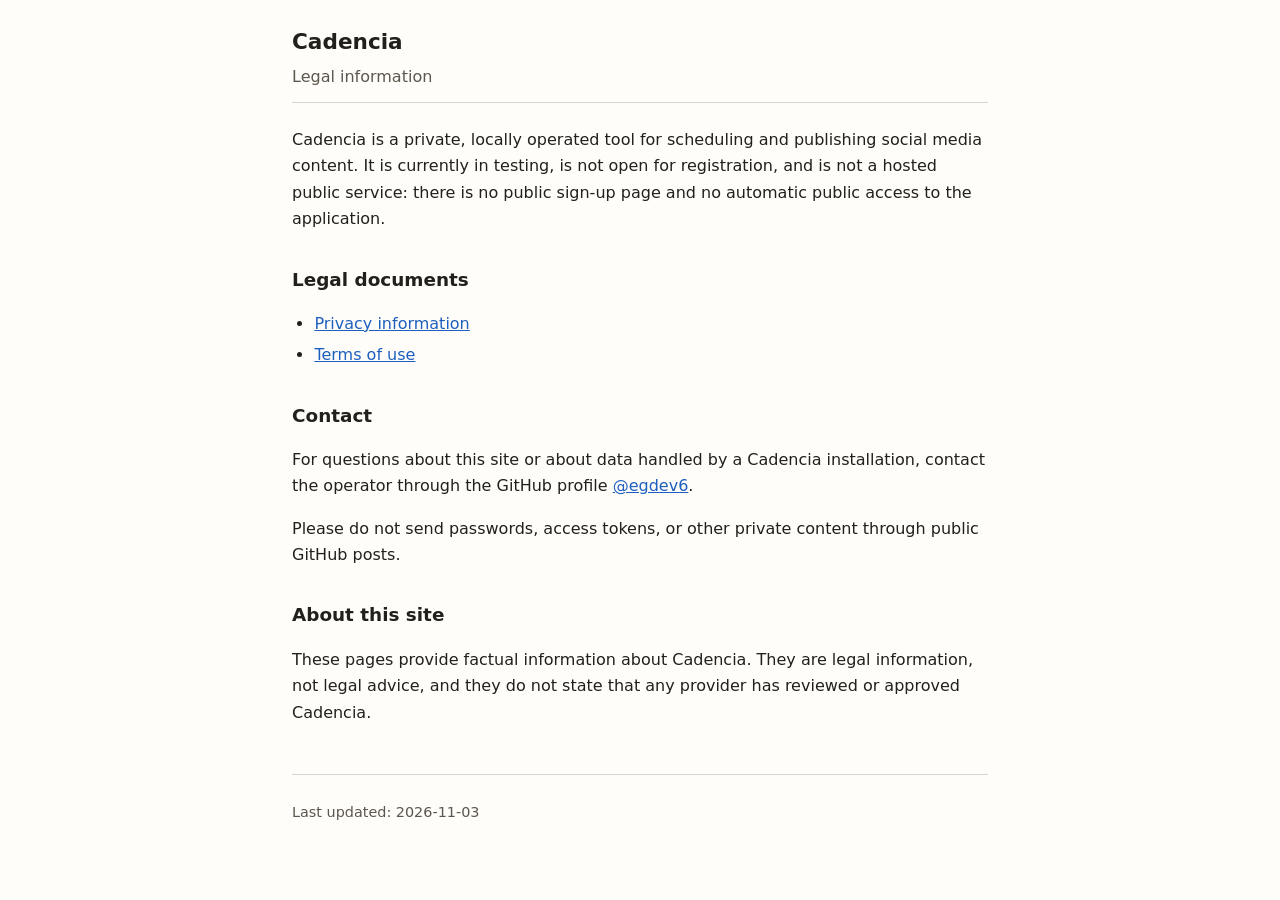
<file: docs/index.html>
<!DOCTYPE html>
<html lang="en">
<head>
  <meta charset="utf-8">
  <meta name="viewport" content="width=device-width, initial-scale=1">
  <title>Cadencia — Legal information</title>
  <meta name="description" content="Legal information for Cadencia, a private, locally operated social publishing tool currently in testing.">
  <link rel="stylesheet" href="styles.css">
</head>
<body>
  <header>
    <h1>Cadencia</h1>
    <p>Legal information</p>
  </header>

  <main>
    <p>Cadencia is a private, locally operated tool for scheduling and publishing
    social media content. It is currently in testing, is not open for
    registration, and is not a hosted public service: there is no public
    sign-up page and no automatic public access to the application.</p>

    <h2>Legal documents</h2>
    <ul>
      <li><a href="privacy/">Privacy information</a></li>
      <li><a href="terms/">Terms of use</a></li>
    </ul>

    <h2>Contact</h2>
    <p>For questions about this site or about data handled by a Cadencia
    installation, contact the operator through the GitHub profile
    <a href="https://github.com/egdev6">@egdev6</a>.</p>
    <p>Please do not send passwords, access tokens, or other private content
    through public GitHub posts.</p>

    <h2>About this site</h2>
    <p>These pages provide factual information about Cadencia. They are legal
    information, not legal advice, and they do not state that any provider has
    reviewed or approved Cadencia.</p>
  </main>

  <footer>
    <p>Last updated: 2026-11-03</p>
  </footer>
</body>
</html>
</file>
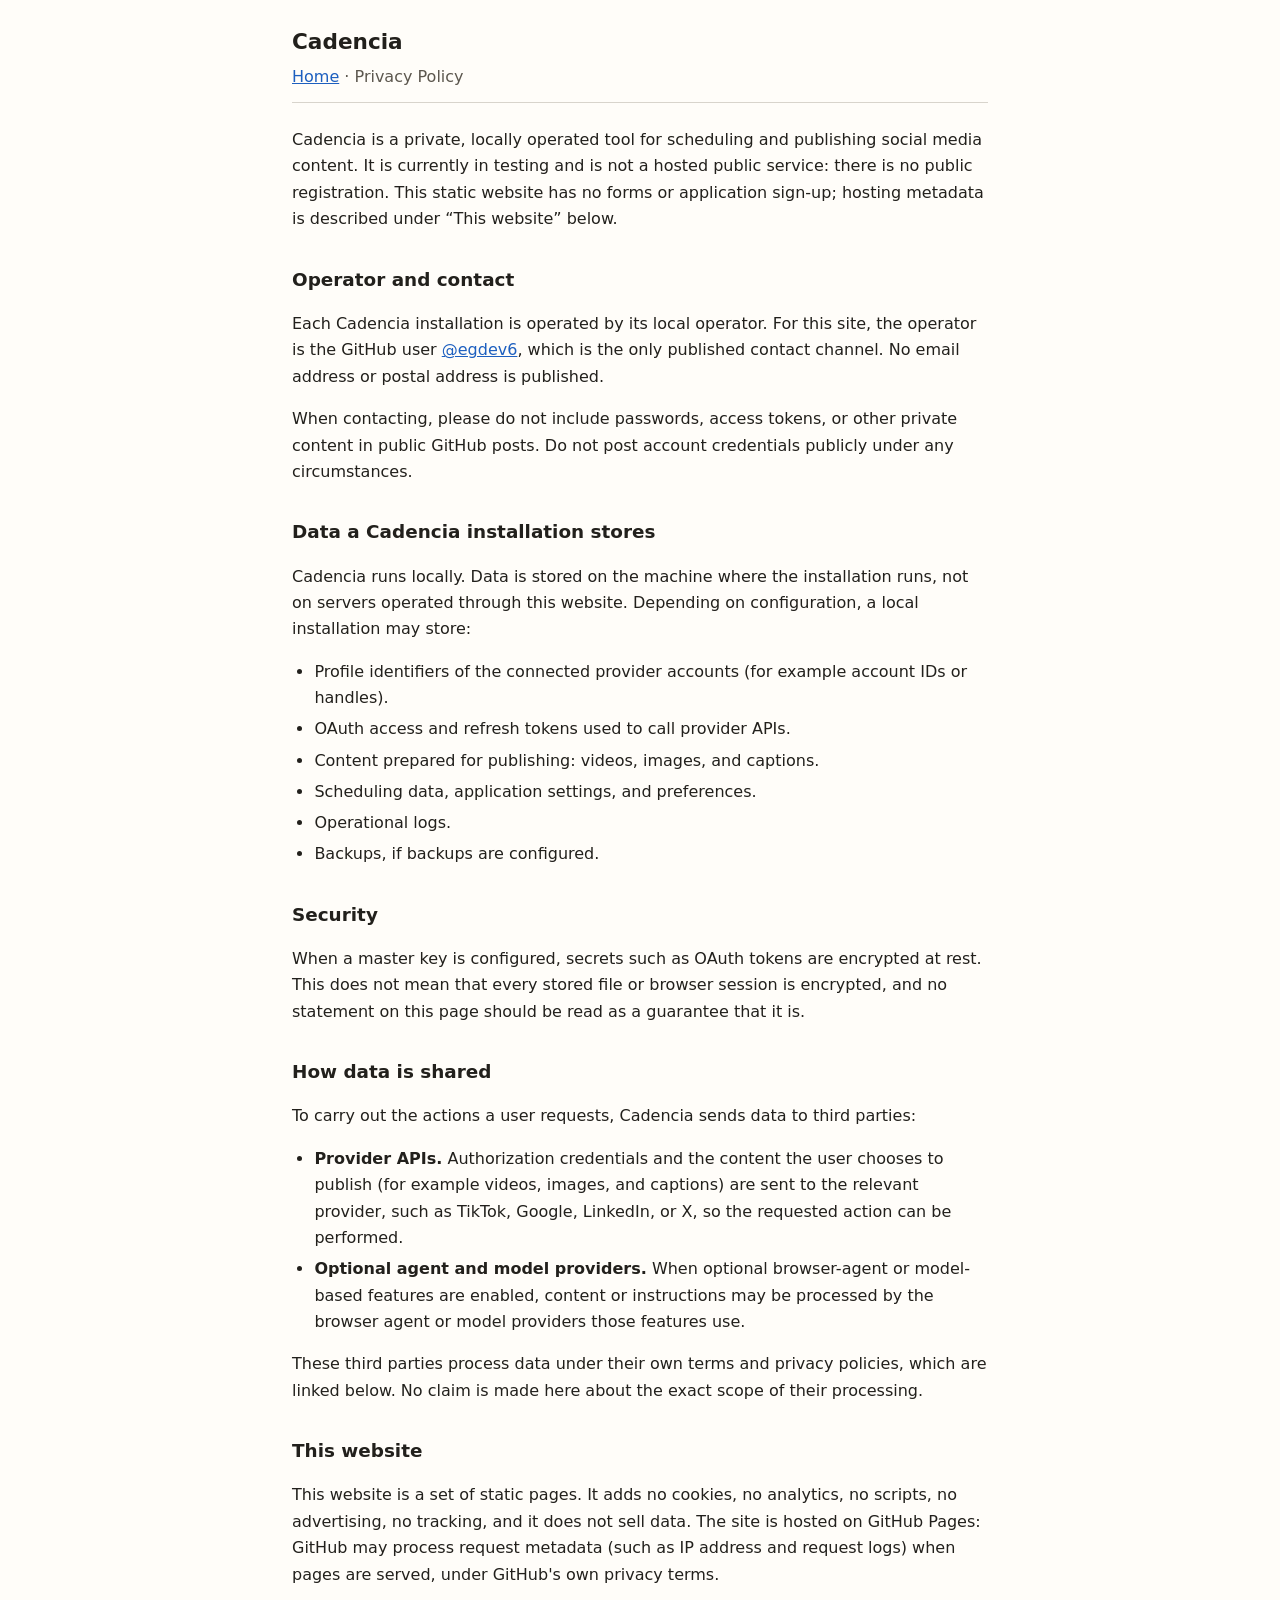
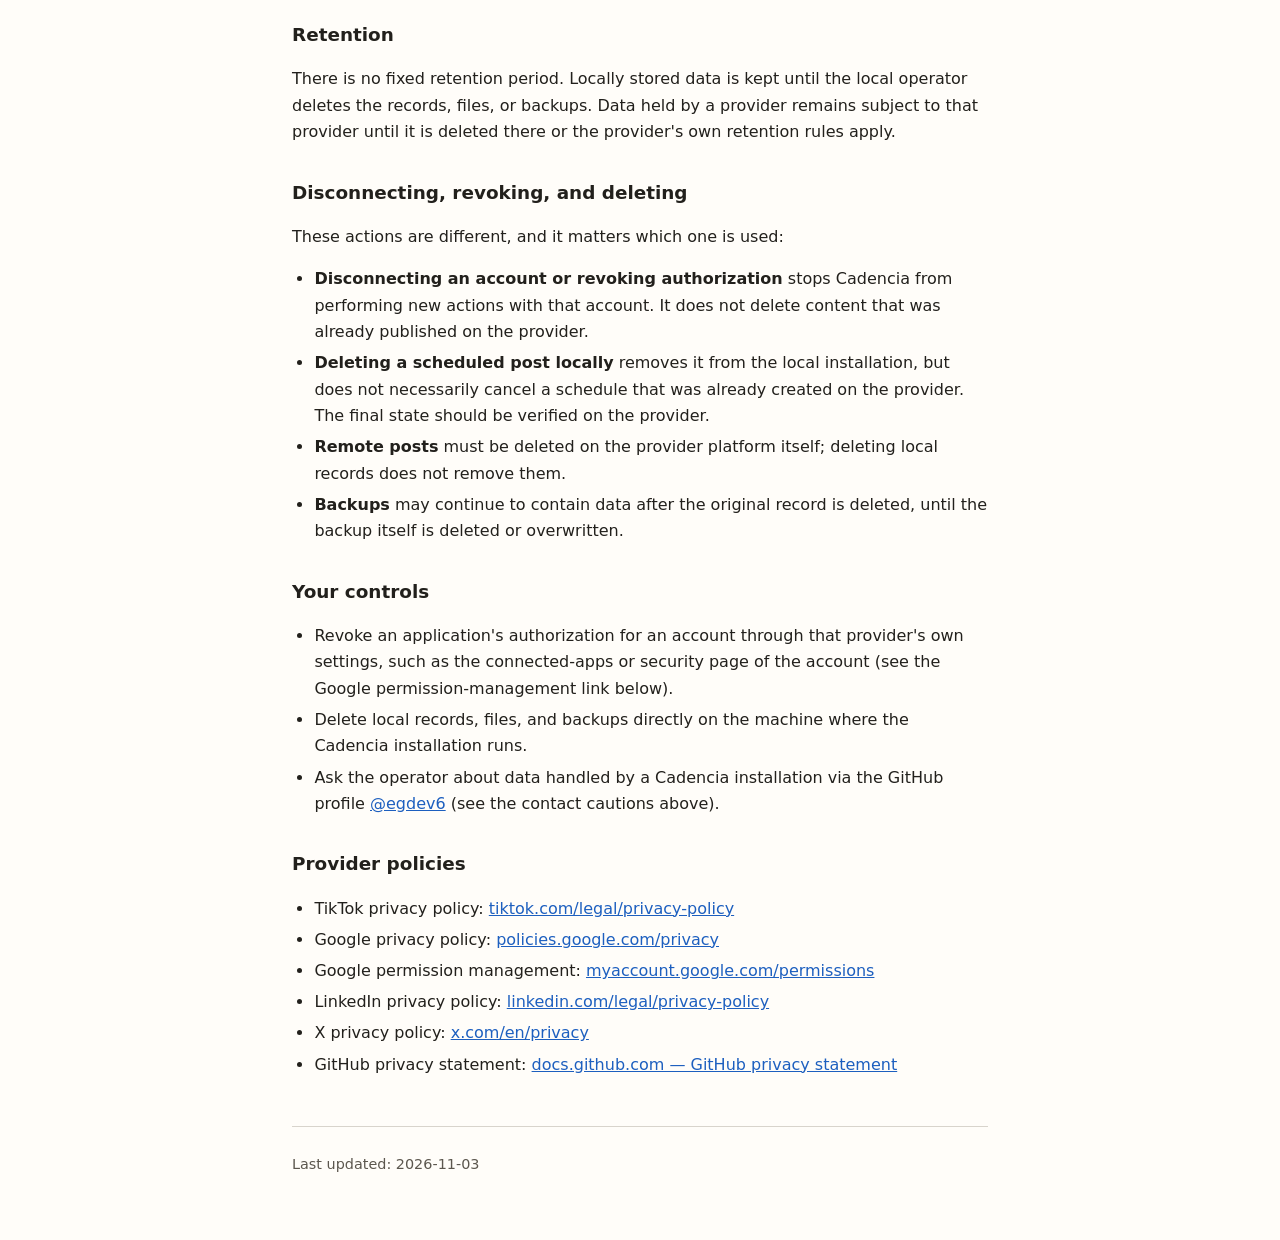
<file: docs/privacy/index.html>
<!DOCTYPE html>
<html lang="en">
<head>
  <meta charset="utf-8">
  <meta name="viewport" content="width=device-width, initial-scale=1">
  <title>Privacy Policy — Cadencia</title>
  <meta name="description" content="What data a Cadencia installation stores, where it is kept, how it is shared, and how it can be deleted.">
  <link rel="stylesheet" href="../styles.css">
</head>
<body>
  <header>
    <h1>Cadencia</h1>
    <p><a href="../">Home</a> · Privacy Policy</p>
  </header>

  <main>
    <p>Cadencia is a private, locally operated tool for scheduling and
    publishing social media content. It is currently in testing and is not a
    hosted public service: there is no public registration. This static
    website has no forms or application sign-up; hosting metadata is described
    under “This website” below.</p>

    <h2>Operator and contact</h2>
    <p>Each Cadencia installation is operated by its local operator. For this
    site, the operator is the GitHub user
    <a href="https://github.com/egdev6">@egdev6</a>, which is the only published
    contact channel. No email address or postal address is published.</p>
    <p>When contacting, please do not include passwords, access tokens, or
    other private content in public GitHub posts. Do not post account
    credentials publicly under any circumstances.</p>

    <h2>Data a Cadencia installation stores</h2>
    <p>Cadencia runs locally. Data is stored on the machine where the
    installation runs, not on servers operated through this website. Depending
    on configuration, a local installation may store:</p>
    <ul>
      <li>Profile identifiers of the connected provider accounts (for example
        account IDs or handles).</li>
      <li>OAuth access and refresh tokens used to call provider APIs.</li>
      <li>Content prepared for publishing: videos, images, and captions.</li>
      <li>Scheduling data, application settings, and preferences.</li>
      <li>Operational logs.</li>
      <li>Backups, if backups are configured.</li>
    </ul>

    <h2>Security</h2>
    <p>When a master key is configured, secrets such as OAuth tokens are
    encrypted at rest. This does not mean that every stored file or browser
    session is encrypted, and no statement on this page should be read as a
    guarantee that it is.</p>

    <h2>How data is shared</h2>
    <p>To carry out the actions a user requests, Cadencia sends data to third
    parties:</p>
    <ul>
      <li><strong>Provider APIs.</strong> Authorization credentials and the
        content the user chooses to publish (for example videos, images, and
        captions) are sent to the relevant provider, such as TikTok, Google,
        LinkedIn, or X, so the requested action can be performed.</li>
      <li><strong>Optional agent and model providers.</strong> When optional
        browser-agent or model-based features are enabled, content or
        instructions may be processed by the browser agent or model providers
        those features use.</li>
    </ul>
    <p>These third parties process data under their own terms and privacy
    policies, which are linked below. No claim is made here about the exact
    scope of their processing.</p>

    <h2>This website</h2>
    <p>This website is a set of static pages. It adds no cookies, no analytics,
    no scripts, no advertising, no tracking, and it does not sell data. The
    site is hosted on GitHub Pages: GitHub may process request metadata (such
    as IP address and request logs) when pages are served, under GitHub's own
    privacy terms.</p>

    <h2>Retention</h2>
    <p>There is no fixed retention period. Locally stored data is kept until
    the local operator deletes the records, files, or backups. Data held by a
    provider remains subject to that provider until it is deleted there or the
    provider's own retention rules apply.</p>

    <h2>Disconnecting, revoking, and deleting</h2>
    <p>These actions are different, and it matters which one is used:</p>
    <ul>
      <li><strong>Disconnecting an account or revoking authorization</strong>
        stops Cadencia from performing new actions with that account. It does
        not delete content that was already published on the provider.</li>
      <li><strong>Deleting a scheduled post locally</strong> removes it from
        the local installation, but does not necessarily cancel a schedule that
        was already created on the provider. The final state should be verified
        on the provider.</li>
      <li><strong>Remote posts</strong> must be deleted on the provider
        platform itself; deleting local records does not remove them.</li>
      <li><strong>Backups</strong> may continue to contain data after the
        original record is deleted, until the backup itself is deleted or
        overwritten.</li>
    </ul>

    <h2>Your controls</h2>
    <ul>
      <li>Revoke an application's authorization for an account through that
        provider's own settings, such as the connected-apps or security page of
        the account (see the Google permission-management link below).</li>
      <li>Delete local records, files, and backups directly on the machine
        where the Cadencia installation runs.</li>
      <li>Ask the operator about data handled by a Cadencia installation via
        the GitHub profile <a href="https://github.com/egdev6">@egdev6</a>
        (see the contact cautions above).</li>
    </ul>

    <h2>Provider policies</h2>
    <ul>
      <li>TikTok privacy policy:
        <a href="https://www.tiktok.com/legal/privacy-policy" rel="noopener">tiktok.com/legal/privacy-policy</a></li>
      <li>Google privacy policy:
        <a href="https://policies.google.com/privacy" rel="noopener">policies.google.com/privacy</a></li>
      <li>Google permission management:
        <a href="https://myaccount.google.com/permissions" rel="noopener">myaccount.google.com/permissions</a></li>
      <li>LinkedIn privacy policy:
        <a href="https://www.linkedin.com/legal/privacy-policy" rel="noopener">linkedin.com/legal/privacy-policy</a></li>
      <li>X privacy policy:
        <a href="https://x.com/en/privacy" rel="noopener">x.com/en/privacy</a></li>
      <li>GitHub privacy statement:
        <a href="https://docs.github.com/en/site-policy/privacy-policies/github-privacy-statement" rel="noopener">docs.github.com — GitHub privacy statement</a></li>
    </ul>
  </main>

  <footer>
    <p>Last updated: 2026-11-03</p>
  </footer>
</body>
</html>
</file>
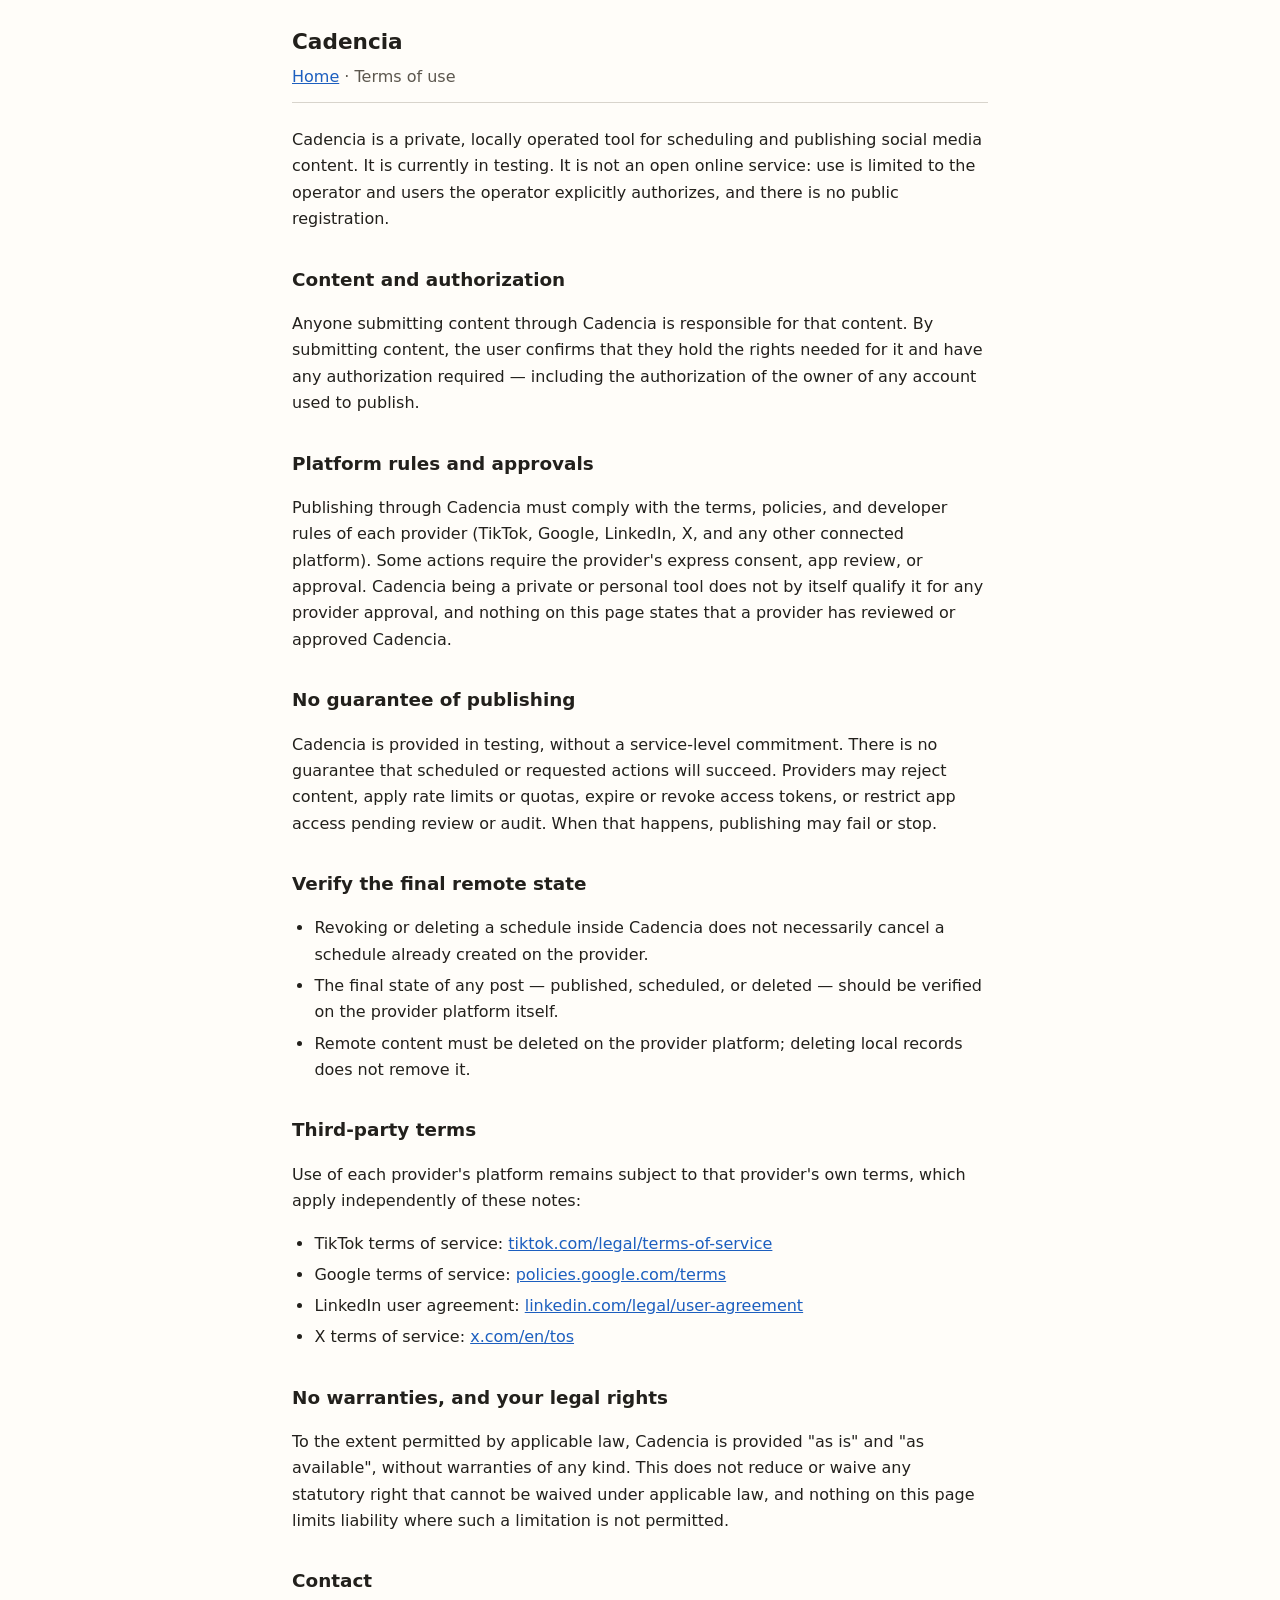
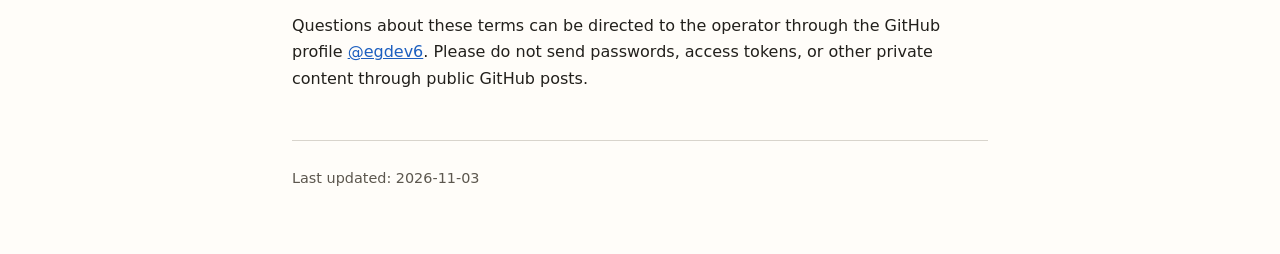
<file: docs/terms/index.html>
<!DOCTYPE html>
<html lang="en">
<head>
  <meta charset="utf-8">
  <meta name="viewport" content="width=device-width, initial-scale=1">
  <title>Terms of use — Cadencia</title>
  <meta name="description" content="Terms of use for Cadencia, a private, locally operated social publishing tool currently in testing.">
  <link rel="stylesheet" href="../styles.css">
</head>
<body>
  <header>
    <h1>Cadencia</h1>
    <p><a href="../">Home</a> · Terms of use</p>
  </header>

  <main>
    <p>Cadencia is a private, locally operated tool for scheduling and
    publishing social media content. It is currently in testing. It is not an
    open online service: use is limited to the operator and users the operator
    explicitly authorizes, and there is no public registration.</p>

    <h2>Content and authorization</h2>
    <p>Anyone submitting content through Cadencia is responsible for that
    content. By submitting content, the user confirms that they hold the
    rights needed for it and have any authorization required — including the
    authorization of the owner of any account used to publish.</p>

    <h2>Platform rules and approvals</h2>
    <p>Publishing through Cadencia must comply with the terms, policies, and
    developer rules of each provider (TikTok, Google, LinkedIn, X, and any
    other connected platform). Some actions require the provider's express
    consent, app review, or approval. Cadencia being a private or personal
    tool does not by itself qualify it for any provider approval, and nothing
    on this page states that a provider has reviewed or approved Cadencia.</p>

    <h2>No guarantee of publishing</h2>
    <p>Cadencia is provided in testing, without a service-level commitment.
    There is no guarantee that scheduled or requested actions will succeed.
    Providers may reject content, apply rate limits or quotas, expire or
    revoke access tokens, or restrict app access pending review or audit. When
    that happens, publishing may fail or stop.</p>

    <h2>Verify the final remote state</h2>
    <ul>
      <li>Revoking or deleting a schedule inside Cadencia does not necessarily
        cancel a schedule already created on the provider.</li>
      <li>The final state of any post — published, scheduled, or deleted —
        should be verified on the provider platform itself.</li>
      <li>Remote content must be deleted on the provider platform; deleting
        local records does not remove it.</li>
    </ul>

    <h2>Third-party terms</h2>
    <p>Use of each provider's platform remains subject to that provider's own
    terms, which apply independently of these notes:</p>
    <ul>
      <li>TikTok terms of service:
        <a href="https://www.tiktok.com/legal/terms-of-service" rel="noopener">tiktok.com/legal/terms-of-service</a></li>
      <li>Google terms of service:
        <a href="https://policies.google.com/terms" rel="noopener">policies.google.com/terms</a></li>
      <li>LinkedIn user agreement:
        <a href="https://www.linkedin.com/legal/user-agreement" rel="noopener">linkedin.com/legal/user-agreement</a></li>
      <li>X terms of service:
        <a href="https://x.com/en/tos" rel="noopener">x.com/en/tos</a></li>
    </ul>

    <h2>No warranties, and your legal rights</h2>
    <p>To the extent permitted by applicable law, Cadencia is provided "as is"
    and "as available", without warranties of any kind. This does not reduce
    or waive any statutory right that cannot be waived under applicable law,
    and nothing on this page limits liability where such a limitation is not
    permitted.</p>

    <h2>Contact</h2>
    <p>Questions about these terms can be directed to the operator through the
    GitHub profile <a href="https://github.com/egdev6">@egdev6</a>. Please do
    not send passwords, access tokens, or other private content through public
    GitHub posts.</p>
  </main>

  <footer>
    <p>Last updated: 2026-11-03</p>
  </footer>
</body>
</html>
</file>
<file: docs/styles.css>
:root {
  color-scheme: light dark;
}

* {
  box-sizing: border-box;
}

body {
  margin: 0 auto;
  max-width: 46rem;
  padding: 1.5rem 1.25rem 3rem;
  font-family: system-ui, -apple-system, "Segoe UI", Roboto, Helvetica, Arial, sans-serif;
  font-size: 1rem;
  line-height: 1.65;
  background: #fffdf9;
  color: #22201c;
}

header {
  border-bottom: 1px solid #d8d4cc;
  padding-bottom: 0.75rem;
  margin-bottom: 1.5rem;
}

header h1 {
  font-size: 1.35rem;
  margin: 0 0 0.25rem;
}

header p {
  margin: 0;
  color: #5c574e;
}

h2 {
  font-size: 1.15rem;
  margin-top: 2rem;
}

h3 {
  font-size: 1rem;
  margin-top: 1.5rem;
}

a {
  color: #1d5fbf;
  overflow-wrap: anywhere;
}

ul,
ol {
  padding-left: 1.4rem;
}

li {
  margin: 0.3rem 0;
}

footer {
  margin-top: 3rem;
  border-top: 1px solid #d8d4cc;
  padding-top: 0.75rem;
  color: #5c574e;
  font-size: 0.9rem;
}

@media (prefers-color-scheme: dark) {
  body {
    background: #17161a;
    color: #e7e4de;
  }

  header,
  footer {
    border-color: #3a3830;
  }

  header p,
  footer {
    color: #a8a399;
  }

  a {
    color: #8ab4f8;
  }
}
</file>
